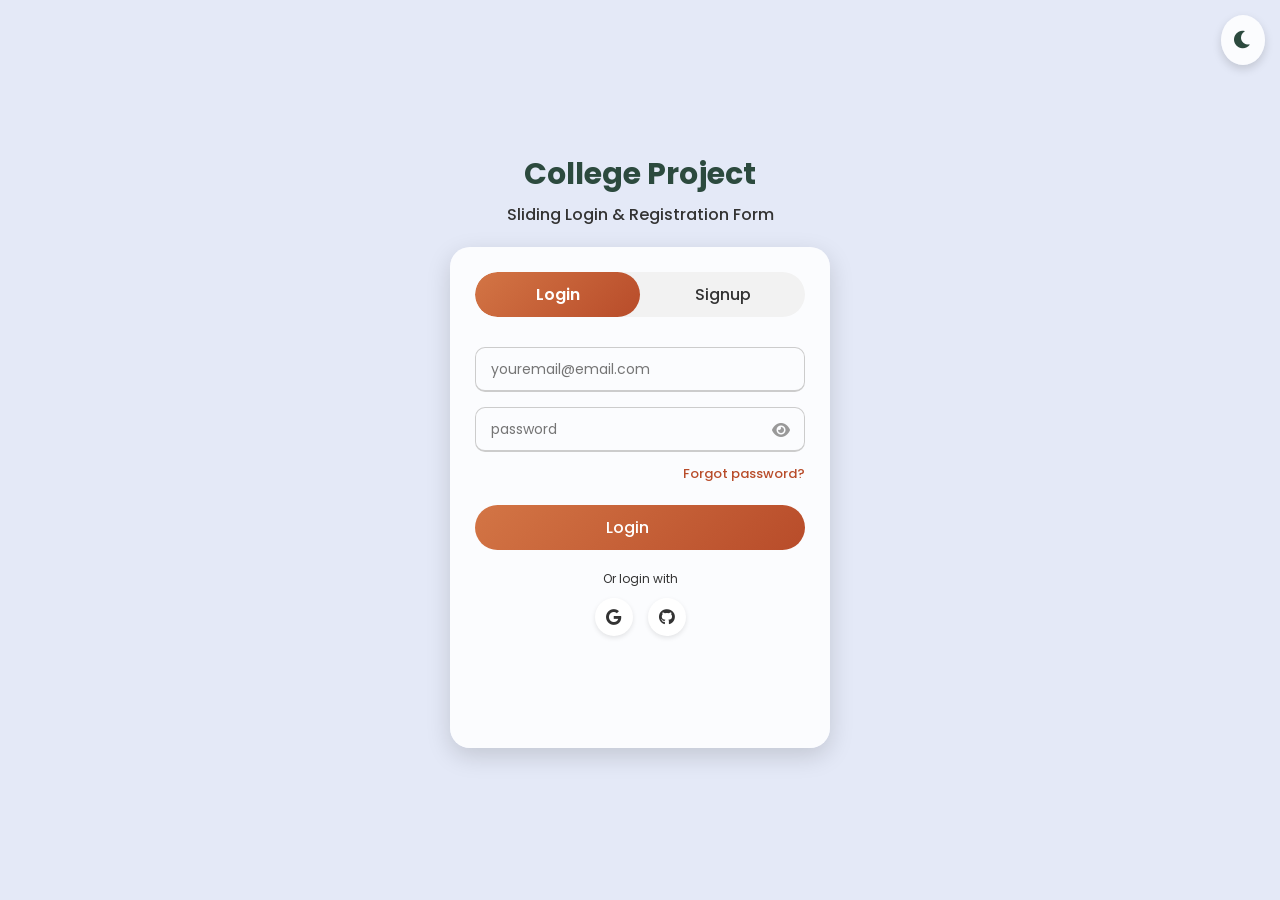
<file: index.html>
<!DOCTYPE html>
<html lang="en">
<head>
    <meta charset="UTF-8">
    <meta name="viewport" content="width=device-width, initial-scale=1.0">
    <title>Sliding Login Form</title>
    <!-- FontAwesome Link for Icons -->
    <link rel="stylesheet" href="https://cdnjs.cloudflare.com/ajax/libs/font-awesome/6.0.0/css/all.min.css">
    <!-- Connecting CSS File -->
    <link rel="stylesheet" href="Slidingform.css">
</head>
<body>

    <!-- General Info Modal -->
    <div class="modal-overlay" id="custom-modal">
        <div class="modal-box">
            <i class="fas fa-check-circle" id="modal-icon" style="color: #4CAF50;"></i>
            <p id="modal-msg">Message goes here</p>
            <button class="modal-btn" id="modal-close">OK</button>
        </div>
    </div>

    <!-- Forgot Password Modal -->
    <div class="modal-overlay" id="forgot-modal">
        <div class="modal-box">
            <i class="fas fa-envelope" style="color: #b84c2a;"></i>
            <p>Enter your registered Email ID</p>
            <input type="email" id="forgot-email-input" class="forgot-input" placeholder="youremail@email.com">
            <p id="forgot-error" style="color: #d93025; font-size: 12px; display: none; margin-bottom: 10px;">Please enter a valid email address.</p>
            <div class="modal-actions">
                <button class="modal-btn cancel" id="forgot-cancel">Cancel</button>
                <button class="modal-btn" id="forgot-send">Send Link</button>
            </div>
        </div>
    </div>

    <!-- Theme Toggle Button -->
    <div class="theme-toggle" id="theme-btn">
        <i class="fas fa-moon"></i>
    </div>

    <h1 class="college-title">College Project</h1>
    <p class="sub-title">Sliding Login & Registration Form</p>

    <div class="wrapper">
        <input type="radio" name="slide" id="login" checked>
        <input type="radio" name="slide" id="signup">
        
        <div class="slide-controls">
            <label for="login" class="slide login">Login</label>
            <label for="signup" class="slide signup">Signup</label>
            <div class="slide-tab"></div>
        </div>

        <div class="form-container">
            <div class="form-inner-container">
                <!-- LOGIN FORM -->
                <form action="#" class="login-form">
                    <div id="login-error" class="error-message"></div>
                    <div class="field">
                        <input type="email" placeholder="youremail@email.com" required>
                    </div>
                    <div class="field">
                        <input type="password" placeholder="password" required>
                        <i class="fas fa-eye show-hide"></i>
                    </div>
                    <div class="pass-link"><a id="forgot-pass-link">Forgot password?</a></div>
                    <div class="field btn">
                        <div class="btn-inner"></div>
                        <input type="submit" value="Login">
                    </div>
                    
                    <div class="social-login">
                        <p>Or login with</p>
                        <div class="social-icons">
                            <a class="dummy-link google" data-msg="Redirecting to Google for secure login..."><i class="fab fa-google"></i></a>
                            <a class="dummy-link github" data-msg="Redirecting to GitHub for secure login..."><i class="fab fa-github"></i></a>
                        </div>
                    </div>
                </form>

                <!-- SIGNUP FORM -->
                <form action="#" class="signup-form">
                    <div id="signup-error" class="error-message"></div>
                    <div class="field">
                        <input type="text" placeholder="Enter your name" required>
                    </div>
                    <div class="field">
                        <input type="email" placeholder="youremail@email.com" required>
                    </div>
                    <div class="field">
                        <input type="password" id="signup-pass" placeholder="password" required>
                        <i class="fas fa-eye show-hide"></i>
                    </div>
                    <div class="field">
                        <input type="password" id="signup-cpass" placeholder="Confirm password" required>
                        <i class="fas fa-eye show-hide"></i>
                    </div>
                    <div class="field btn">
                        <div class="btn-inner"></div>
                        <input type="submit" value="Signup">
                    </div>

                    <div class="social-login">
                        <p>Or signup with</p>
                        <div class="social-icons">
                            <a class="dummy-link google" data-msg="Redirecting to Google for secure signup..."><i class="fab fa-google"></i></a>
                            <a class="dummy-link github" data-msg="Redirecting to GitHub for secure signup..."><i class="fab fa-github"></i></a>
                        </div>
                    </div>
                </form>
            </div>
        </div>
    </div>

    <!-- Connecting JavaScript File -->
    <script src="Slidingform.js"></script>
</body>
</html>
</file>
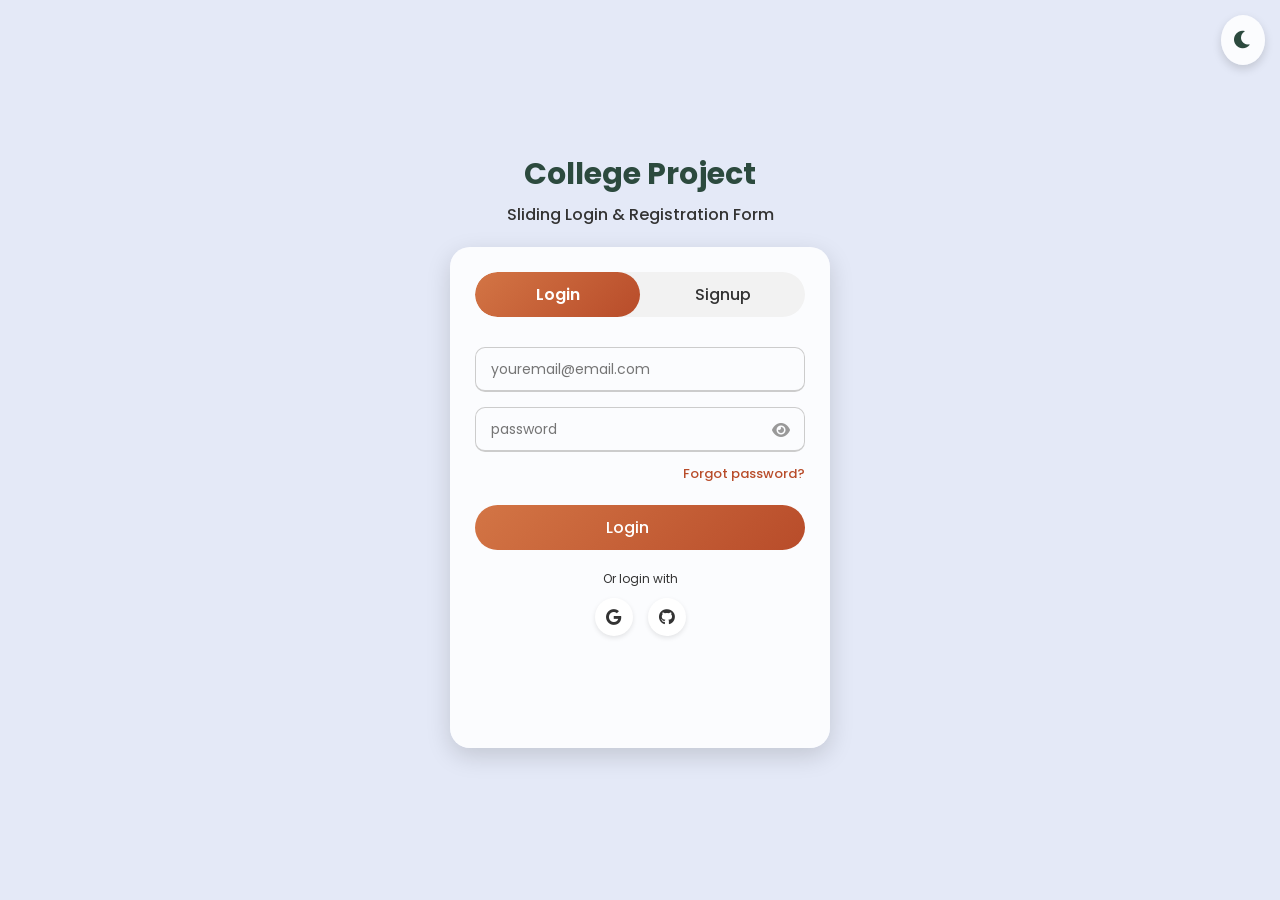
<file: Slidingform.html>
<!DOCTYPE html>
<html lang="en">
<head>
    <meta charset="UTF-8">
    <meta name="viewport" content="width=device-width, initial-scale=1.0">
    <title>Sliding Login Form</title>
    <!-- FontAwesome Link for Icons -->
    <link rel="stylesheet" href="https://cdnjs.cloudflare.com/ajax/libs/font-awesome/6.0.0/css/all.min.css">
    <!-- Connecting CSS File -->
    <link rel="stylesheet" href="Slidingform.css">
</head>
<body>

    <!-- General Info Modal -->
    <div class="modal-overlay" id="custom-modal">
        <div class="modal-box">
            <i class="fas fa-check-circle" id="modal-icon" style="color: #4CAF50;"></i>
            <p id="modal-msg">Message goes here</p>
            <button class="modal-btn" id="modal-close">OK</button>
        </div>
    </div>

    <!-- Forgot Password Modal -->
    <div class="modal-overlay" id="forgot-modal">
        <div class="modal-box">
            <i class="fas fa-envelope" style="color: #b84c2a;"></i>
            <p>Enter your registered Email ID</p>
            <input type="email" id="forgot-email-input" class="forgot-input" placeholder="youremail@email.com">
            <p id="forgot-error" style="color: #d93025; font-size: 12px; display: none; margin-bottom: 10px;">Please enter a valid email address.</p>
            <div class="modal-actions">
                <button class="modal-btn cancel" id="forgot-cancel">Cancel</button>
                <button class="modal-btn" id="forgot-send">Send Link</button>
            </div>
        </div>
    </div>

    <!-- Theme Toggle Button -->
    <div class="theme-toggle" id="theme-btn">
        <i class="fas fa-moon"></i>
    </div>

    <h1 class="college-title">College Project</h1>
    <p class="sub-title">Sliding Login & Registration Form</p>

    <div class="wrapper">
        <input type="radio" name="slide" id="login" checked>
        <input type="radio" name="slide" id="signup">
        
        <div class="slide-controls">
            <label for="login" class="slide login">Login</label>
            <label for="signup" class="slide signup">Signup</label>
            <div class="slide-tab"></div>
        </div>

        <div class="form-container">
            <div class="form-inner-container">
                <!-- LOGIN FORM -->
                <form action="#" class="login-form">
                    <div id="login-error" class="error-message"></div>
                    <div class="field">
                        <input type="email" placeholder="youremail@email.com" required>
                    </div>
                    <div class="field">
                        <input type="password" placeholder="password" required>
                        <i class="fas fa-eye show-hide"></i>
                    </div>
                    <div class="pass-link"><a id="forgot-pass-link">Forgot password?</a></div>
                    <div class="field btn">
                        <div class="btn-inner"></div>
                        <input type="submit" value="Login">
                    </div>
                    
                    <div class="social-login">
                        <p>Or login with</p>
                        <div class="social-icons">
                            <a class="dummy-link google" data-msg="Redirecting to Google for secure login..."><i class="fab fa-google"></i></a>
                            <a class="dummy-link github" data-msg="Redirecting to GitHub for secure login..."><i class="fab fa-github"></i></a>
                        </div>
                    </div>
                </form>

                <!-- SIGNUP FORM -->
                <form action="#" class="signup-form">
                    <div id="signup-error" class="error-message"></div>
                    <div class="field">
                        <input type="text" placeholder="Enter your name" required>
                    </div>
                    <div class="field">
                        <input type="email" placeholder="youremail@email.com" required>
                    </div>
                    <div class="field">
                        <input type="password" id="signup-pass" placeholder="password" required>
                        <i class="fas fa-eye show-hide"></i>
                    </div>
                    <div class="field">
                        <input type="password" id="signup-cpass" placeholder="Confirm password" required>
                        <i class="fas fa-eye show-hide"></i>
                    </div>
                    <div class="field btn">
                        <div class="btn-inner"></div>
                        <input type="submit" value="Signup">
                    </div>

                    <div class="social-login">
                        <p>Or signup with</p>
                        <div class="social-icons">
                            <a class="dummy-link google" data-msg="Redirecting to Google for secure signup..."><i class="fab fa-google"></i></a>
                            <a class="dummy-link github" data-msg="Redirecting to GitHub for secure signup..."><i class="fab fa-github"></i></a>
                        </div>
                    </div>
                </form>
            </div>
        </div>
    </div>

    <!-- Connecting JavaScript File -->
    <script src="Slidingform.js"></script>
</body>
</html>
</file>
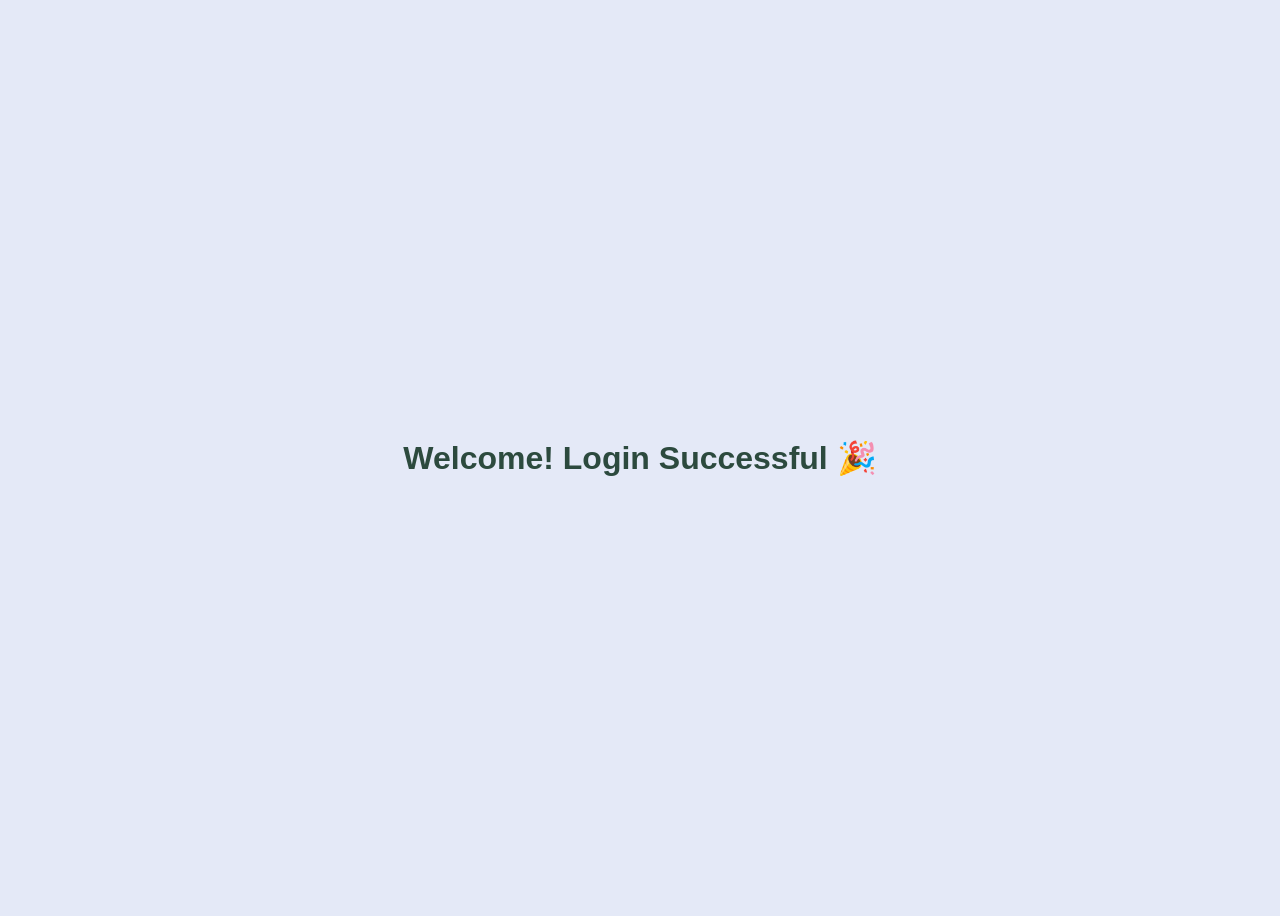
<file: welcome.html>
<!DOCTYPE html>
<html lang="en">
<head>
    <meta charset="UTF-8">
    <title>Welcome Page</title>
    <style>
        body {
            font-family: 'Poppins', sans-serif;
            background-color: #e4e9f7;
            display: flex;
            justify-content: center;
            align-items: center;
            height: 100vh;
        }
        h1 { color: #2c4a3e; }
    </style>
</head>
<body>
    <h1>Welcome! Login Successful 🎉</h1>
</body>
</html>
</file>
<file: Slidingform.css>
@import url('https://fonts.googleapis.com/css2?family=Poppins:wght@300;400;500;600;700&display=swap');

/* Colors for Theme */
:root {
    --bg-color: #e4e9f7;
    --card-bg: rgba(255, 255, 255, 0.85);
    --title-color: #2c4a3e;
    --sub-title: #333;
    --tab-bg: #f2f2f2;
    --tab-text: #333;
    --input-border: #ccc;
    --input-text: #333;
    --social-bg: #fff;
    --modal-bg: rgba(255, 255, 255, 0.95);
}

.dark-mode {
    --bg-color: #1a1a2e;
    --card-bg: rgba(22, 33, 62, 0.85);
    --title-color: #e4e9f7;
    --sub-title: #bbb;
    --tab-bg: #0f3460;
    --tab-text: #ddd;
    --input-border: #0f3460;
    --input-text: #fff;
    --social-bg: #0f3460;
    --modal-bg: rgba(22, 33, 62, 0.95);
}

* {
    margin: 0;
    padding: 0;
    box-sizing: border-box;
    font-family: 'Poppins', sans-serif;
    transition: background-color 0.4s ease, color 0.4s ease, border-color 0.4s ease;
}

body {
    background-color: var(--bg-color);
    display: flex;
    flex-direction: column;
    align-items: center;
    justify-content: center;
    height: 100vh;
    overflow: hidden;
    padding: 15px;
}

/* Modal Styles */
.modal-overlay {
    position: fixed; top: 0; left: 0; width: 100%; height: 100%;
    background: rgba(0, 0, 0, 0.5); backdrop-filter: blur(3px);
    display: flex; align-items: center; justify-content: center;
    z-index: 1000; opacity: 0; pointer-events: none; transition: opacity 0.3s ease;
}
.modal-overlay.active { opacity: 1; pointer-events: all; }
.modal-box {
    background: var(--modal-bg); padding: 25px; border-radius: 15px;
    text-align: center; width: 90%; max-width: 320px;
    box-shadow: 0 10px 30px rgba(0,0,0,0.2); transform: translateY(-20px); transition: transform 0.3s ease;
}
.modal-overlay.active .modal-box { transform: translateY(0); }
.modal-box i { font-size: 35px; color: #b84c2a; margin-bottom: 10px; }
.modal-box p { color: var(--input-text); font-size: 14px; font-weight: 500; margin-bottom: 15px; }

.forgot-input {
    width: 100%; height: 40px; margin-bottom: 10px; padding: 0 10px; border-radius: 8px;
    border: 1px solid var(--input-border); background: transparent; color: var(--input-text); outline: none;
}
.forgot-input:focus { border-color: #b84c2a; }

.modal-btn {
    background: linear-gradient(135deg, #d37545, #b84c2a); color: #fff; border: none;
    padding: 8px 20px; border-radius: 20px; font-size: 14px; cursor: pointer; font-weight: 500;
}
.modal-btn.cancel { background: #999; }
.modal-actions { display: flex; justify-content: center; gap: 10px; margin-top: 10px; }

.theme-toggle {
    position: absolute; top: 15px; right: 15px; font-size: 20px;
    cursor: pointer; color: var(--title-color); background: var(--card-bg);
    padding: 10px 12px; border-radius: 50%; box-shadow: 0 4px 10px rgba(0, 0, 0, 0.15);
    z-index: 100;
}

h1.college-title { color: var(--title-color); font-size: 30px; font-weight: 700; margin-bottom: 5px; text-align: center; }
p.sub-title { color: var(--sub-title); font-size: 16px; font-weight: 500; margin-bottom: 20px; text-align: center; }

.wrapper {
    background: var(--card-bg);
    width: 100%; max-width: 380px; padding: 25px; border-radius: 20px;
    box-shadow: 0 8px 24px rgba(0, 0, 0, 0.15);
    backdrop-filter: blur(5px); overflow: hidden;
}

.slide-controls {
    position: relative; display: flex; height: 45px; width: 100%;
    background: var(--tab-bg); border-radius: 30px; margin-bottom: 15px;
    justify-content: space-between; overflow: hidden;
}
.slide-controls .slide {
    height: 100%; width: 50%; color: var(--tab-text); font-size: 16px;
    font-weight: 500; text-align: center; line-height: 45px; cursor: pointer; z-index: 2;
}
.slide-controls .slide-tab {
    position: absolute; height: 100%; width: 50%; left: 0; z-index: 1;
    background: linear-gradient(135deg, #d37545, #b84c2a);
    border-radius: 30px; transition: all 0.4s cubic-bezier(0.68, -0.55, 0.265, 1.55);
}

input[type="radio"] { display: none; }
#signup:checked ~ .slide-controls .slide-tab { left: 50%; }
#signup:checked ~ .slide-controls label.signup,
#login:checked ~ .slide-controls label.login { color: #fff; font-weight: 600; }

.form-container { width: 100%; overflow: hidden; }
.form-inner-container { display: flex; width: 200%; }
.form-inner-container form { width: 50%; transition: all 0.6s cubic-bezier(0.68, -0.55, 0.265, 1.55); }
#signup:checked ~ .form-container .form-inner-container form.login-form { margin-left: -50%; }

.form-inner-container form .field { height: 45px; width: 100%; margin-top: 15px; position: relative; }
.form-inner-container form .field input {
    height: 100%; width: 100%; outline: none; padding-left: 15px; padding-right: 40px;
    font-size: 14px; border-radius: 10px; border: 1px solid var(--input-border);
    color: var(--input-text); background: transparent; border-bottom-width: 2px;
}
.form-inner-container form .field input:focus { border-color: #b84c2a; }

.field i.show-hide { position: absolute; right: 15px; top: 50%; transform: translateY(-50%); color: #999; cursor: pointer; }

.pass-link { margin-top: 8px; text-align: right; }
.pass-link a { color: #b84c2a; text-decoration: none; font-size: 13px; font-weight: 500; cursor: pointer; }

.error-message { color: #d93025; font-size: 12px; text-align: center; margin-top: 5px; display: none; font-weight: 500; }

.form-inner-container form .btn { height: 45px; width: 100%; border-radius: 30px; margin-top: 20px; position: relative; overflow: hidden; }
.form-inner-container form .btn .btn-inner {
    height: 100%; width: 100%; background: linear-gradient(135deg, #d37545, #b84c2a);
    position: absolute; left: 0; z-index: -1;
}
.form-inner-container form .btn input[type="submit"] {
    height: 100%; width: 100%; background: none; border: none; color: #fff;
    font-size: 16px; font-weight: 500; cursor: pointer;
}

.social-login { text-align: center; margin-top: 20px; }
.social-login p { color: var(--sub-title); font-size: 12px; margin-bottom: 10px; }
.social-icons { display: flex; justify-content: center; gap: 15px; }
.social-icons a {
    display: flex; align-items: center; justify-content: center;
    height: 38px; width: 38px; border-radius: 50%; background: var(--social-bg);
    color: var(--input-text); text-decoration: none; font-size: 16px; box-shadow: 0 2px 5px rgba(0,0,0,0.1); cursor: pointer;
}
.social-icons a:hover { color: #fff; }
.social-icons a.google:hover { background: #db4437; }
.social-icons a.github:hover { background: #333; }
.dark-mode .social-icons a.github:hover { background: #000; }

/* Media Query perfectly compacts elements for very small mobile screens */
@media (max-height: 750px), (max-width: 400px) {
    h1.college-title { font-size: 24px; }
    p.sub-title { font-size: 14px; margin-bottom: 15px; }
    .wrapper { padding: 20px; }
    .theme-toggle { top: 10px; right: 10px; font-size: 16px; padding: 8px 10px; }
    .form-inner-container form .field { height: 42px; margin-top: 12px; }
    .form-inner-container form .btn { height: 42px; margin-top: 15px; }
    .social-login { margin-top: 15px; }
}
</file>
